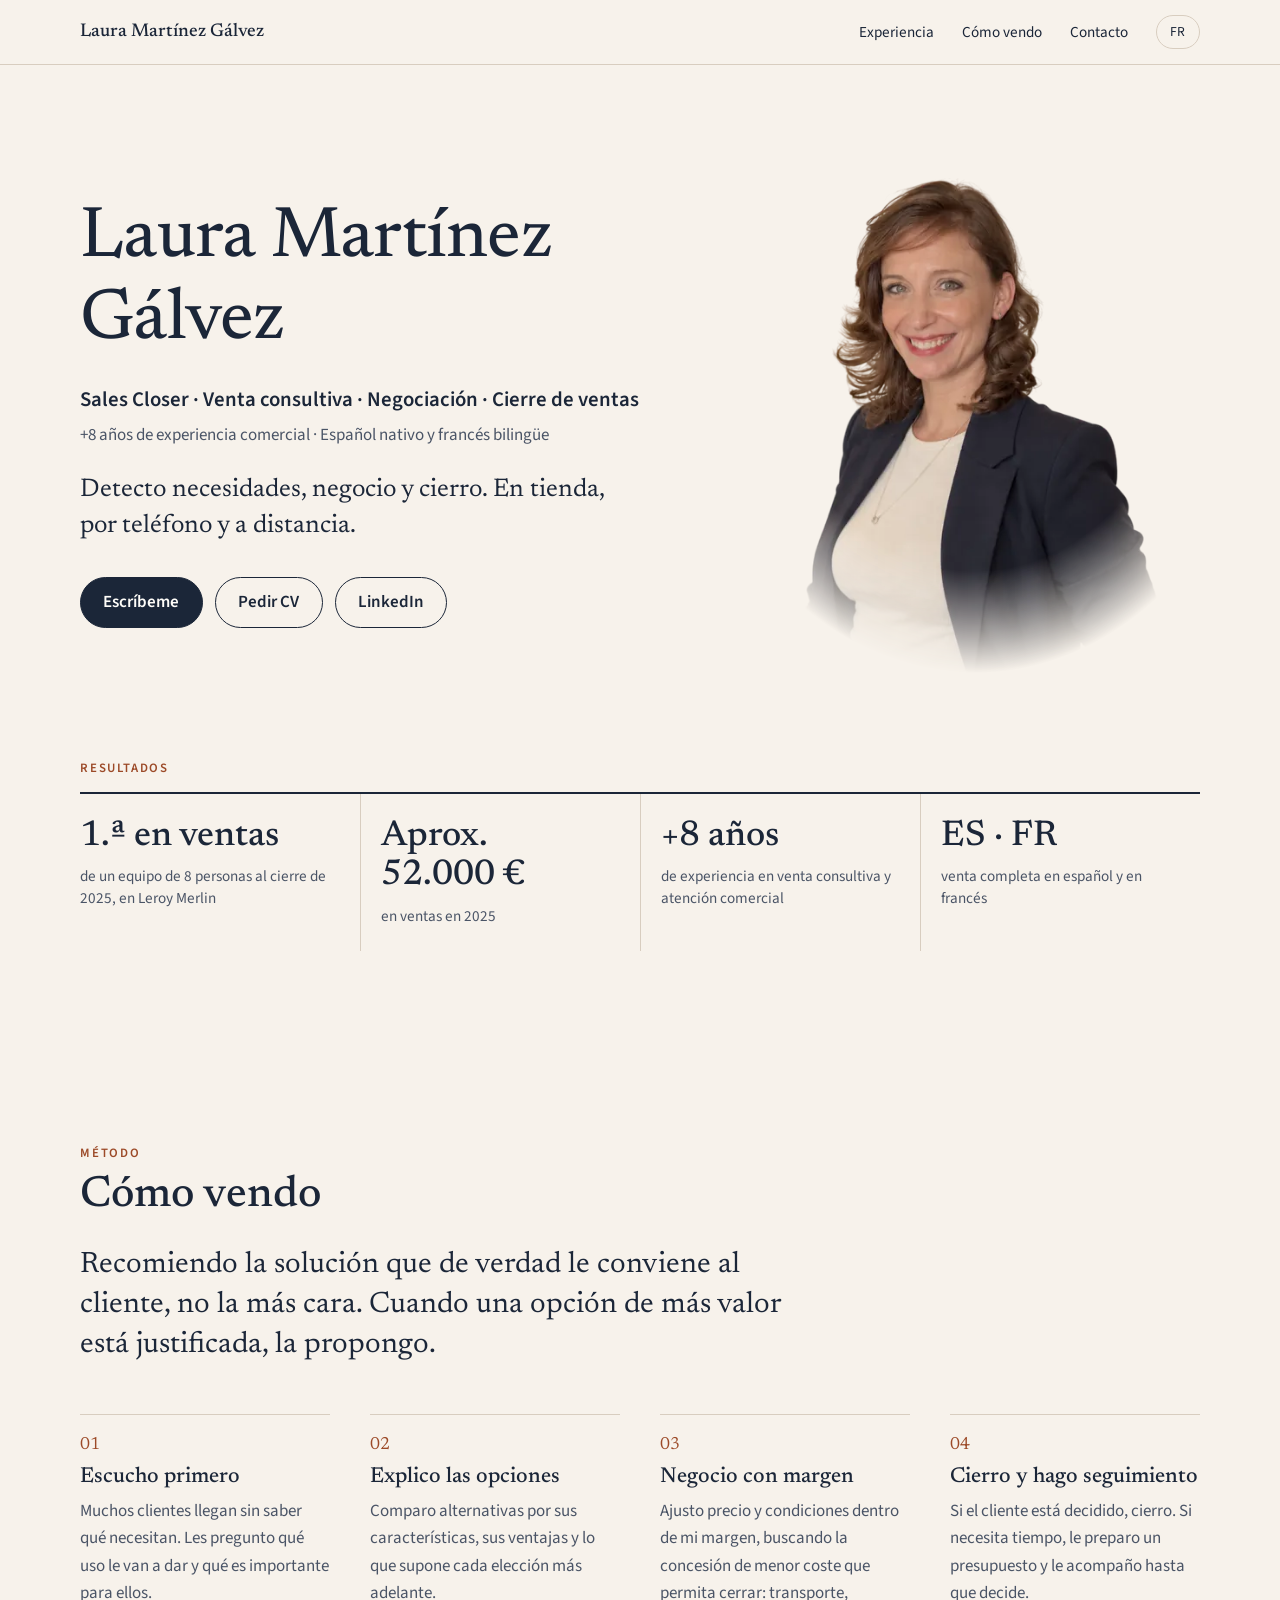
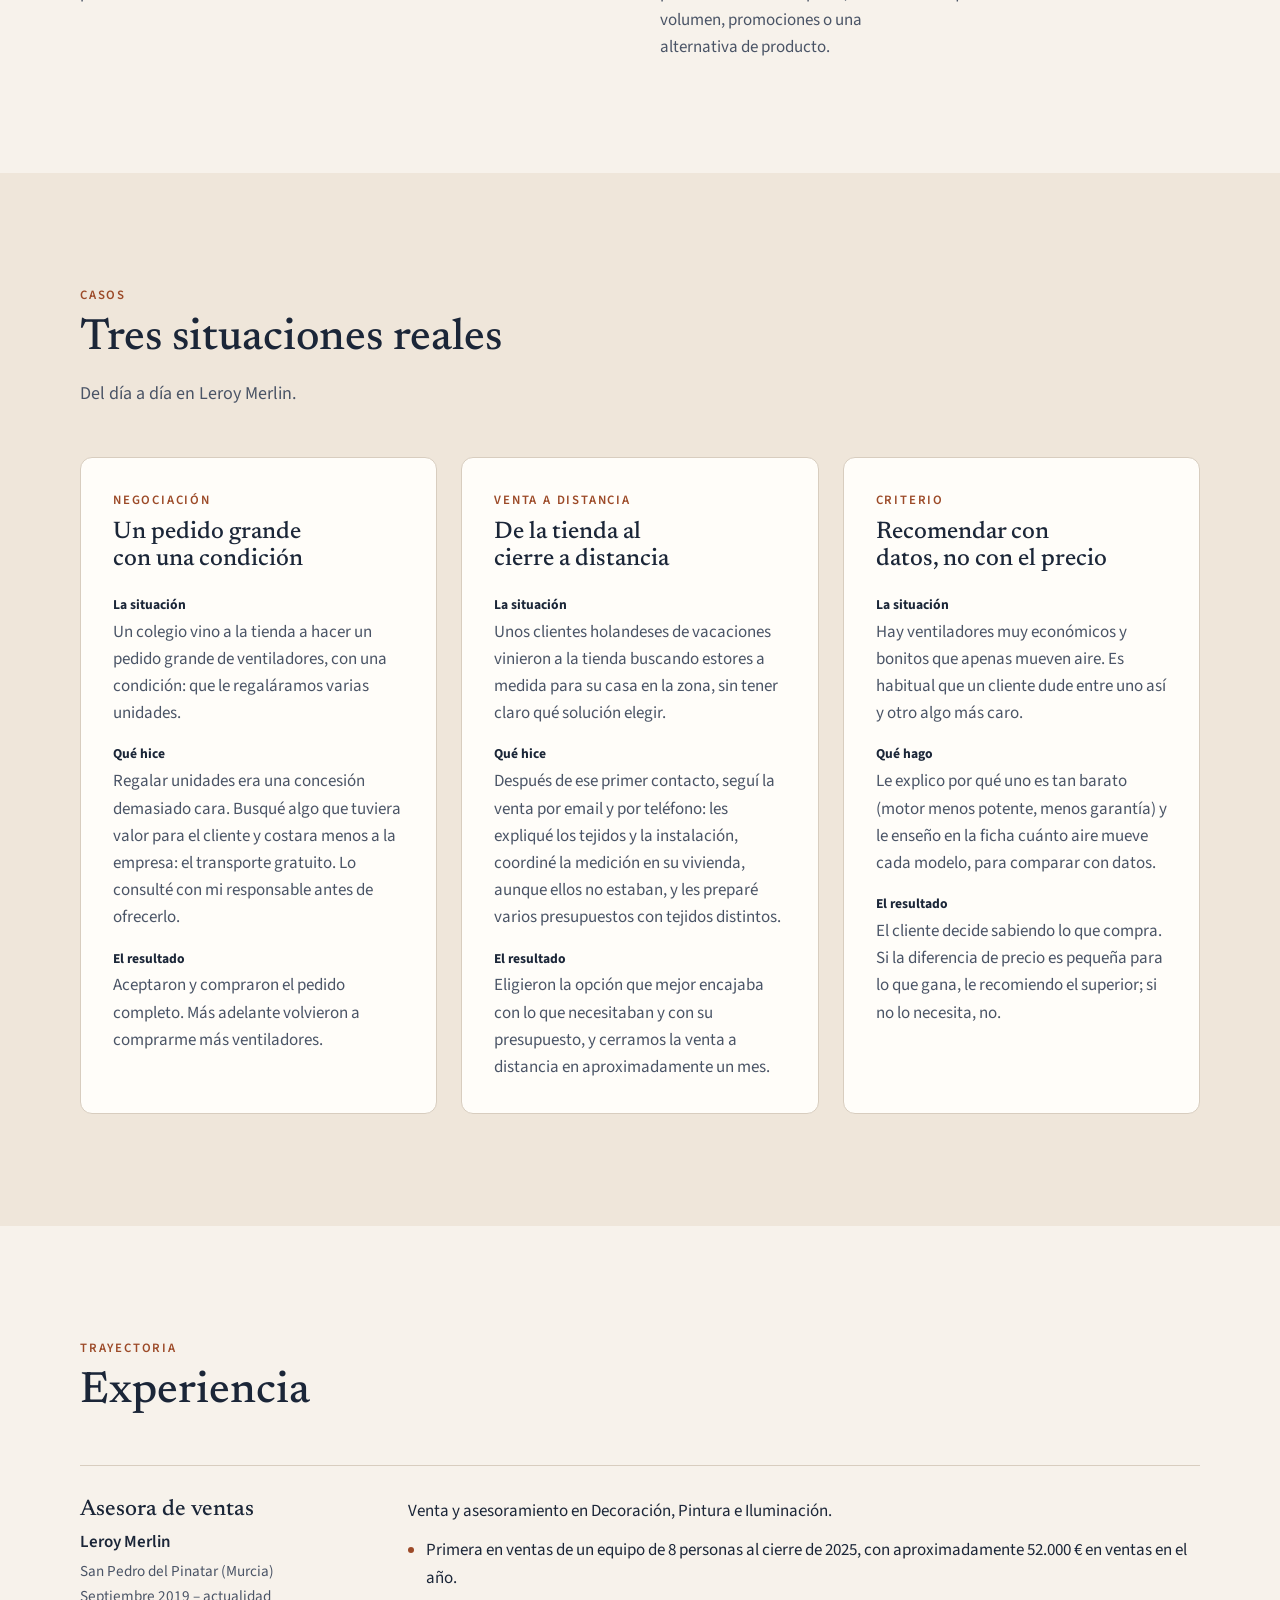
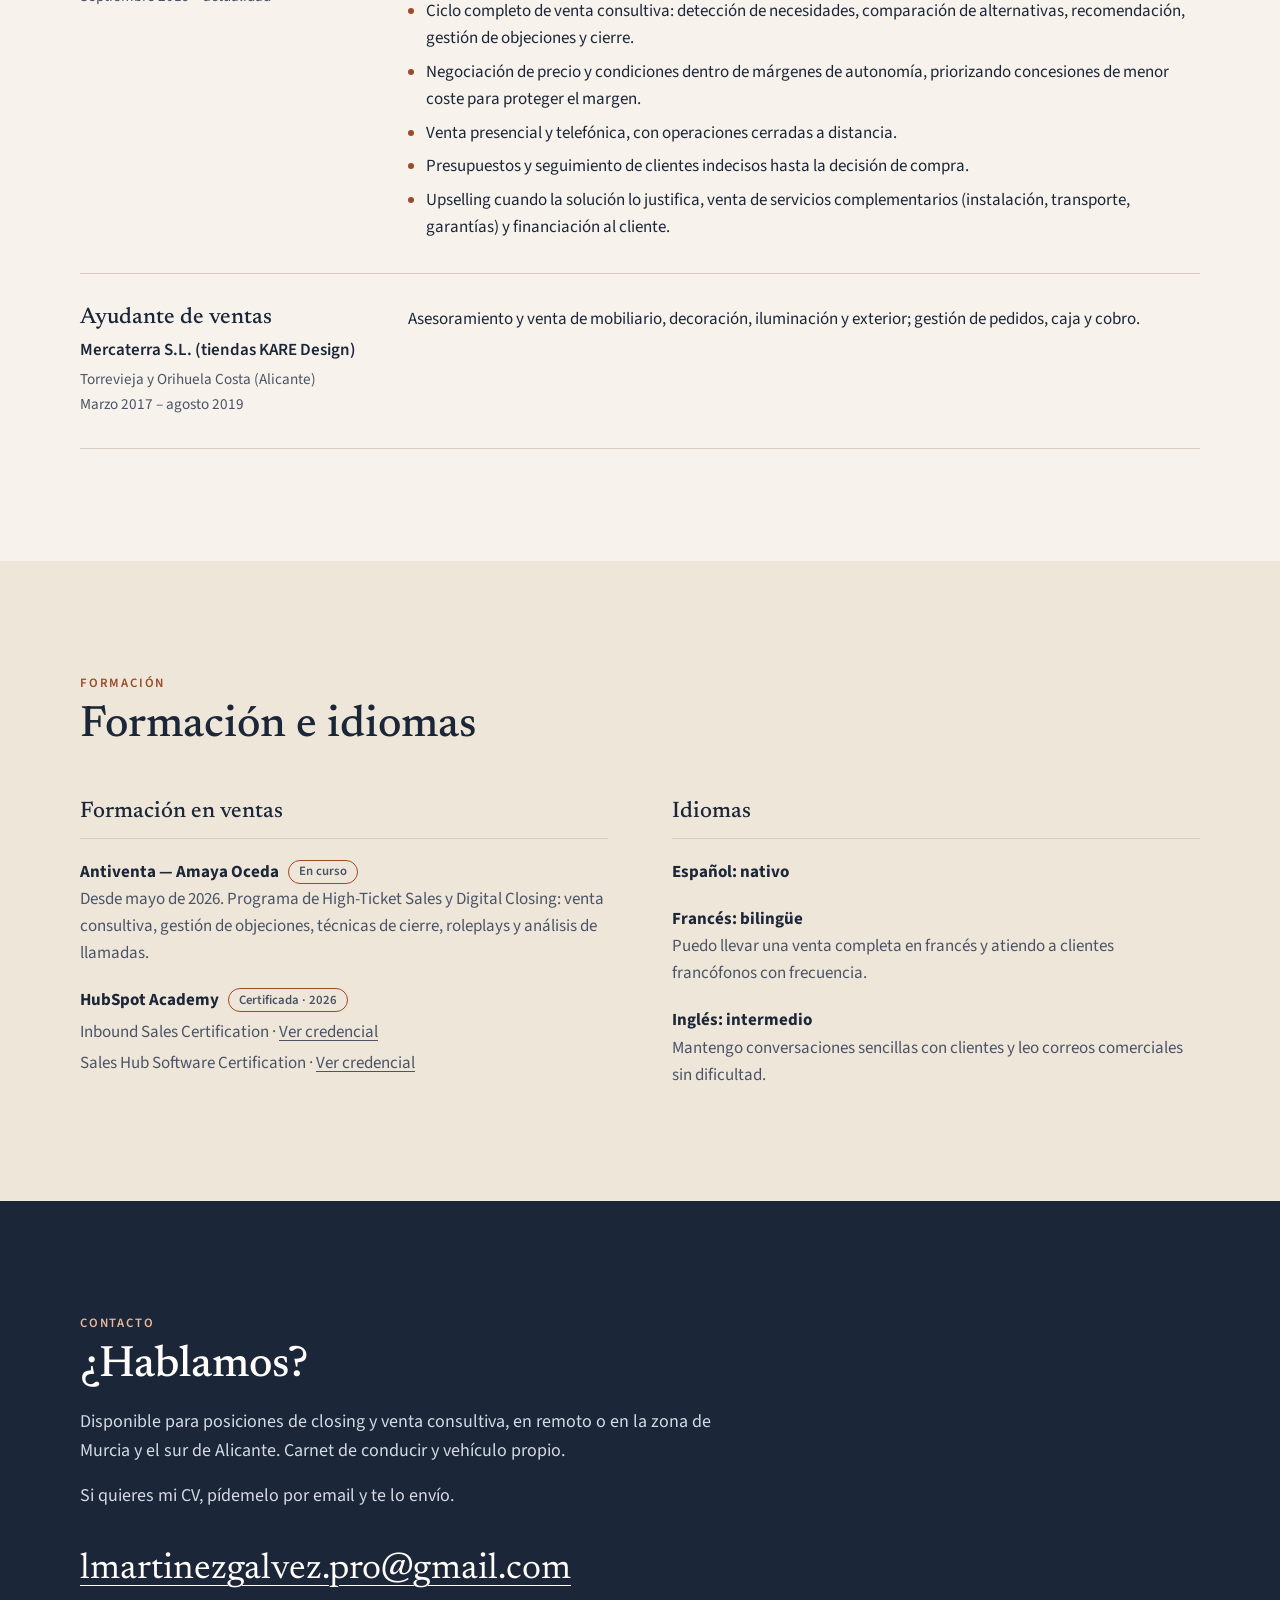
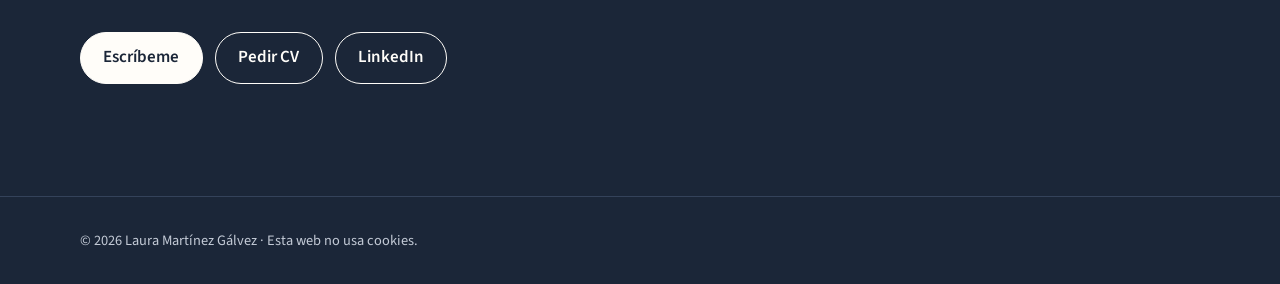
<file: index.html>
<!doctype html>
<html lang="es">
<head>
  <meta charset="utf-8">
  <meta name="viewport" content="width=device-width, initial-scale=1">
  <title>Laura Martínez Gálvez · Sales Closer | Venta consultiva y negociación</title>
  <meta name="description" content="Laura Martínez Gálvez, Sales Closer. Más de 8 años de experiencia comercial en venta consultiva; primera en ventas de su equipo al cierre de 2025. Español y francés.">
  <link rel="canonical" href="https://lauramartinezgalvez.com/">
  <link rel="alternate" hreflang="es" href="https://lauramartinezgalvez.com/">
  <link rel="alternate" hreflang="fr" href="https://lauramartinezgalvez.com/fr/">
  <link rel="alternate" hreflang="x-default" href="https://lauramartinezgalvez.com/">

  <meta property="og:type" content="profile">
  <meta property="og:site_name" content="Laura Martínez Gálvez">
  <meta property="og:title" content="Laura Martínez Gálvez · Sales Closer">
  <meta property="og:description" content="Venta consultiva, negociación y cierre de ventas. +8 años de experiencia comercial. Español nativo y francés bilingüe.">
  <meta property="og:url" content="https://lauramartinezgalvez.com/">
  <meta property="og:image" content="https://lauramartinezgalvez.com/recursos/img/og-es.jpg">
  <meta property="og:image:width" content="1200">
  <meta property="og:image:height" content="630">
  <meta property="og:image:alt" content="Laura Martínez Gálvez, Sales Closer">
  <meta property="og:locale" content="es_ES">
  <meta property="og:locale:alternate" content="fr_FR">
  <meta property="profile:first_name" content="Laura">
  <meta property="profile:last_name" content="Martínez Gálvez">
  <meta name="twitter:card" content="summary_large_image">

  <link rel="icon" href="favicon.ico" sizes="32x32">
  <link rel="icon" href="favicon.svg" type="image/svg+xml">
  <link rel="apple-touch-icon" href="apple-touch-icon.png">
  <meta name="theme-color" content="#f7f2eb">

  <link rel="preload" href="recursos/fuentes/newsreader-latin-wght-normal.woff2" as="font" type="font/woff2" crossorigin>
  <link rel="preload" href="recursos/fuentes/source-sans-3-latin-wght-normal.woff2" as="font" type="font/woff2" crossorigin>
  <link rel="stylesheet" href="recursos/estilos.css">

  <script type="application/ld+json">
  {
    "@context": "https://schema.org",
    "@type": "ProfilePage",
    "url": "https://lauramartinezgalvez.com/",
    "inLanguage": "es",
    "dateModified": "2026-10-03",
    "mainEntity": {
      "@type": "Person",
      "@id": "https://lauramartinezgalvez.com/#laura",
      "name": "Laura Martínez Gálvez",
      "url": "https://lauramartinezgalvez.com/",
      "image": "https://lauramartinezgalvez.com/recursos/img/laura-martinez-galvez-800.png",
      "description": "Sales Closer. Más de 8 años de experiencia comercial en venta consultiva, negociación y cierre de ventas.",
      "email": "mailto:lmartinezgalvez.pro@gmail.com",
      "sameAs": ["https://www.linkedin.com/in/laura-martinez-galvez/"],
      "knowsLanguage": [
        { "@type": "Language", "name": "Español", "alternateName": "es" },
        { "@type": "Language", "name": "Français", "alternateName": "fr" }
      ],
      "knowsAbout": ["Venta consultiva", "Negociación comercial", "Cierre de ventas", "Gestión de objeciones", "Venta telefónica"],
      "address": {
        "@type": "PostalAddress",
        "addressLocality": "San Pedro del Pinatar",
        "addressRegion": "Región de Murcia",
        "addressCountry": "ES"
      }
    }
  }
  </script>
</head>
<body>
  <a class="saltar" href="#contenido">Saltar al contenido</a>

  <header class="cabecera">
    <div class="contenedor">
      <a class="marca" href="./">Laura Martínez Gálvez</a>
      <nav aria-label="Principal">
        <ul class="menu">
          <li class="ancla"><a href="#experiencia">Experiencia</a></li>
          <li class="ancla"><a href="#como-vendo">Cómo vendo</a></li>
          <li><a href="#contacto">Contacto</a></li>
          <li><a class="idioma" href="fr/" hreflang="fr" lang="fr"><abbr title="Version française">FR</abbr></a></li>
        </ul>
      </nav>
    </div>
  </header>

  <main id="contenido">
    <section class="portada" aria-labelledby="nombre">
      <div class="contenedor">
        <div>
          <h1 id="nombre">Laura Martínez Gálvez</h1>
          <p class="posicionamiento"><span lang="en">Sales Closer</span> · Venta consultiva · Negociación · Cierre de ventas</p>
          <p class="trayectoria">+8 años de experiencia comercial · Español nativo y francés bilingüe</p>
          <p class="presentacion">Detecto necesidades, negocio y cierro. En tienda, por teléfono y a distancia.</p>
          <div class="botones">
            <a class="boton boton--principal" href="mailto:lmartinezgalvez.pro@gmail.com">Escríbeme</a>
            <a class="boton boton--secundario" href="mailto:lmartinezgalvez.pro@gmail.com?subject=Solicitud%20de%20CV%20%E2%80%94%20Laura%20Mart%C3%ADnez%20G%C3%A1lvez">Pedir CV</a>
            <a class="boton boton--secundario" href="https://www.linkedin.com/in/laura-martinez-galvez/" rel="me">LinkedIn</a>
          </div>
        </div>
        <figure class="retrato">
          <picture>
            <source type="image/webp" srcset="recursos/img/laura-martinez-galvez-480.webp 480w, recursos/img/laura-martinez-galvez-800.webp 800w" sizes="(min-width: 52rem) 26rem, 20rem">
            <img src="recursos/img/laura-martinez-galvez-800.png" srcset="recursos/img/laura-martinez-galvez-480.png 480w, recursos/img/laura-martinez-galvez-800.png 800w" sizes="(min-width: 52rem) 26rem, 20rem" width="800" height="1000" alt="Retrato de Laura Martínez Gálvez, sonriente, con americana azul marino" fetchpriority="high">
          </picture>
        </figure>
      </div>
    </section>

    <section class="resultados" aria-labelledby="resultados-titulo">
      <div class="contenedor">
        <h2 id="resultados-titulo" class="antetitulo">Resultados</h2>
        <dl class="ficha">
          <div>
            <dt>1.ª en ventas</dt>
            <dd>de un equipo de 8 personas al cierre de 2025, en Leroy Merlin</dd>
          </div>
          <div>
            <dt>Aprox. 52.000&nbsp;€</dt>
            <dd>en ventas en 2025</dd>
          </div>
          <div>
            <dt>+8 años</dt>
            <dd>de experiencia en venta consultiva y atención comercial</dd>
          </div>
          <div>
            <dt>ES · FR</dt>
            <dd>venta completa en español y en francés</dd>
          </div>
        </dl>
      </div>
    </section>

    <section class="seccion" id="como-vendo" aria-labelledby="como-vendo-titulo">
      <div class="contenedor">
        <p class="antetitulo">Método</p>
        <h2 id="como-vendo-titulo">Cómo vendo</h2>
        <p class="filosofia">Recomiendo la solución que de verdad le conviene al cliente, no la más cara. Cuando una opción de más valor está justificada, la propongo.</p>
        <ol class="pasos">
          <li>
            <h3>Escucho primero</h3>
            <p>Muchos clientes llegan sin saber qué necesitan. Les pregunto qué uso le van a dar y qué es importante para ellos.</p>
          </li>
          <li>
            <h3>Explico las opciones</h3>
            <p>Comparo alternativas por sus características, sus ventajas y lo que supone cada elección más adelante.</p>
          </li>
          <li>
            <h3>Negocio con margen</h3>
            <p>Ajusto precio y condiciones dentro de mi margen, buscando la concesión de menor coste que permita cerrar: transporte, volumen, promociones o una alternativa de producto.</p>
          </li>
          <li>
            <h3>Cierro y hago seguimiento</h3>
            <p>Si el cliente está decidido, cierro. Si necesita tiempo, le preparo un presupuesto y le acompaño hasta que decide.</p>
          </li>
        </ol>
      </div>
    </section>

    <section class="seccion seccion--arena" id="situaciones" aria-labelledby="situaciones-titulo">
      <div class="contenedor">
        <p class="antetitulo">Casos</p>
        <h2 id="situaciones-titulo">Tres situaciones reales</h2>
        <p class="entradilla">Del día a día en Leroy Merlin.</p>
        <div class="situaciones">
          <article class="situacion">
            <p class="antetitulo">Negociación</p>
            <h3>Un pedido grande con una condición</h3>
            <dl>
              <dt>La situación</dt>
              <dd>Un colegio vino a la tienda a hacer un pedido grande de ventiladores, con una condición: que le regaláramos varias unidades.</dd>
              <dt>Qué hice</dt>
              <dd>Regalar unidades era una concesión demasiado cara. Busqué algo que tuviera valor para el cliente y costara menos a la empresa: el transporte gratuito. Lo consulté con mi responsable antes de ofrecerlo.</dd>
              <dt>El resultado</dt>
              <dd>Aceptaron y compraron el pedido completo. Más adelante volvieron a comprarme más ventiladores.</dd>
            </dl>
          </article>
          <article class="situacion">
            <p class="antetitulo">Venta a distancia</p>
            <h3>De la tienda al cierre a distancia</h3>
            <dl>
              <dt>La situación</dt>
              <dd>Unos clientes holandeses de vacaciones vinieron a la tienda buscando estores a medida para su casa en la zona, sin tener claro qué solución elegir.</dd>
              <dt>Qué hice</dt>
              <dd>Después de ese primer contacto, seguí la venta por email y por teléfono: les expliqué los tejidos y la instalación, coordiné la medición en su vivienda, aunque ellos no estaban, y les preparé varios presupuestos con tejidos distintos.</dd>
              <dt>El resultado</dt>
              <dd>Eligieron la opción que mejor encajaba con lo que necesitaban y con su presupuesto, y cerramos la venta a distancia en aproximadamente un mes.</dd>
            </dl>
          </article>
          <article class="situacion">
            <p class="antetitulo">Criterio</p>
            <h3>Recomendar con datos, no con el precio</h3>
            <dl>
              <dt>La situación</dt>
              <dd>Hay ventiladores muy económicos y bonitos que apenas mueven aire. Es habitual que un cliente dude entre uno así y otro algo más caro.</dd>
              <dt>Qué hago</dt>
              <dd>Le explico por qué uno es tan barato (motor menos potente, menos garantía) y le enseño en la ficha cuánto aire mueve cada modelo, para comparar con datos.</dd>
              <dt>El resultado</dt>
              <dd>El cliente decide sabiendo lo que compra. Si la diferencia de precio es pequeña para lo que gana, le recomiendo el superior; si no lo necesita, no.</dd>
            </dl>
          </article>
        </div>
      </div>
    </section>

    <section class="seccion" id="experiencia" aria-labelledby="experiencia-titulo">
      <div class="contenedor">
        <p class="antetitulo">Trayectoria</p>
        <h2 id="experiencia-titulo">Experiencia</h2>
        <div class="puestos">
          <article class="puesto">
            <div>
              <h3>Asesora de ventas</h3>
              <p class="empresa">Leroy Merlin</p>
              <p class="fechas">San Pedro del Pinatar (Murcia)<br>Septiembre 2019 – actualidad</p>
            </div>
            <div>
              <p>Venta y asesoramiento en Decoración, Pintura e Iluminación.</p>
              <ul>
                <li>Primera en ventas de un equipo de 8 personas al cierre de 2025, con aproximadamente 52.000&nbsp;€ en ventas en el año.</li>
                <li>Ciclo completo de venta consultiva: detección de necesidades, comparación de alternativas, recomendación, gestión de objeciones y cierre.</li>
                <li>Negociación de precio y condiciones dentro de márgenes de autonomía, priorizando concesiones de menor coste para proteger el margen.</li>
                <li>Venta presencial y telefónica, con operaciones cerradas a distancia.</li>
                <li>Presupuestos y seguimiento de clientes indecisos hasta la decisión de compra.</li>
                <li><span lang="en">Upselling</span> cuando la solución lo justifica, venta de servicios complementarios (instalación, transporte, garantías) y financiación al cliente.</li>
              </ul>
            </div>
          </article>
          <article class="puesto">
            <div>
              <h3>Ayudante de ventas</h3>
              <p class="empresa">Mercaterra S.L. (tiendas KARE Design)</p>
              <p class="fechas">Torrevieja y Orihuela Costa (Alicante)<br>Marzo 2017 – agosto 2019</p>
            </div>
            <div>
              <p>Asesoramiento y venta de mobiliario, decoración, iluminación y exterior; gestión de pedidos, caja y cobro.</p>
            </div>
          </article>
        </div>
      </div>
    </section>

    <section class="seccion seccion--arena" id="formacion" aria-labelledby="formacion-titulo">
      <div class="contenedor">
        <p class="antetitulo">Formación</p>
        <h2 id="formacion-titulo">Formación e idiomas</h2>
        <div class="dos-columnas">
          <div>
            <h3>Formación en ventas</h3>
            <ul class="lista-simple">
              <li>
                <strong>Antiventa — Amaya Oceda <span class="estado">En curso</span></strong>
                <span>Desde mayo de 2026. Programa de <span lang="en">High-Ticket Sales</span> y <span lang="en">Digital Closing</span>: venta consultiva, gestión de objeciones, técnicas de cierre, <span lang="en">roleplays</span> y análisis de llamadas.</span>
              </li>
              <li>
                <strong>HubSpot Academy <span class="estado">Certificada · 2026</span></strong>
                <span class="credencial"><span lang="en">Inbound Sales Certification</span> · <a href="https://app-eu1.hubspot.com/academy/achievements/x54l22p7/es/1/laura-martinez-galvez/certificado-en-ventas-inbound">Ver credencial<span class="oculto"> de Inbound Sales Certification</span></a></span>
                <span class="credencial"><span lang="en">Sales Hub Software Certification</span> · <a href="https://app-eu1.hubspot.com/academy/achievements/pmx66k31/es/1/laura-martinez-galvez/software-de-ventas-de-hubspot">Ver credencial<span class="oculto"> de Sales Hub Software Certification</span></a></span>
              </li>
            </ul>
          </div>
          <div>
            <h3>Idiomas</h3>
            <ul class="lista-simple">
              <li>
                <strong>Español: nativo</strong>
              </li>
              <li>
                <strong>Francés: bilingüe</strong>
                <span>Puedo llevar una venta completa en francés y atiendo a clientes francófonos con frecuencia.</span>
              </li>
              <li>
                <strong>Inglés: intermedio</strong>
                <span>Mantengo conversaciones sencillas con clientes y leo correos comerciales sin dificultad.</span>
              </li>
            </ul>
          </div>
        </div>
      </div>
    </section>

    <section class="seccion contacto" id="contacto" aria-labelledby="contacto-titulo">
      <div class="contenedor">
        <p class="antetitulo">Contacto</p>
        <h2 id="contacto-titulo">¿Hablamos?</h2>
        <p class="entradilla">Disponible para posiciones de closing y venta consultiva, en remoto o en la zona de Murcia y el sur de Alicante. Carnet de conducir y vehículo propio.</p>
        <p class="entradilla">Si quieres mi CV, pídemelo por email y te lo envío.</p>
        <a class="email" href="mailto:lmartinezgalvez.pro@gmail.com">lmartinezgalvez.pro@gmail.com</a>
        <div class="botones">
          <a class="boton boton--claro" href="mailto:lmartinezgalvez.pro@gmail.com">Escríbeme</a>
          <a class="boton boton--borde-claro" href="mailto:lmartinezgalvez.pro@gmail.com?subject=Solicitud%20de%20CV%20%E2%80%94%20Laura%20Mart%C3%ADnez%20G%C3%A1lvez">Pedir CV</a>
          <a class="boton boton--borde-claro" href="https://www.linkedin.com/in/laura-martinez-galvez/" rel="me">LinkedIn</a>
        </div>
      </div>
    </section>
  </main>

  <footer class="pie">
    <div class="contenedor">
      <p>© 2026 Laura Martínez Gálvez · Esta web no usa cookies.</p>
    </div>
  </footer>
</body>
</html>
</file>
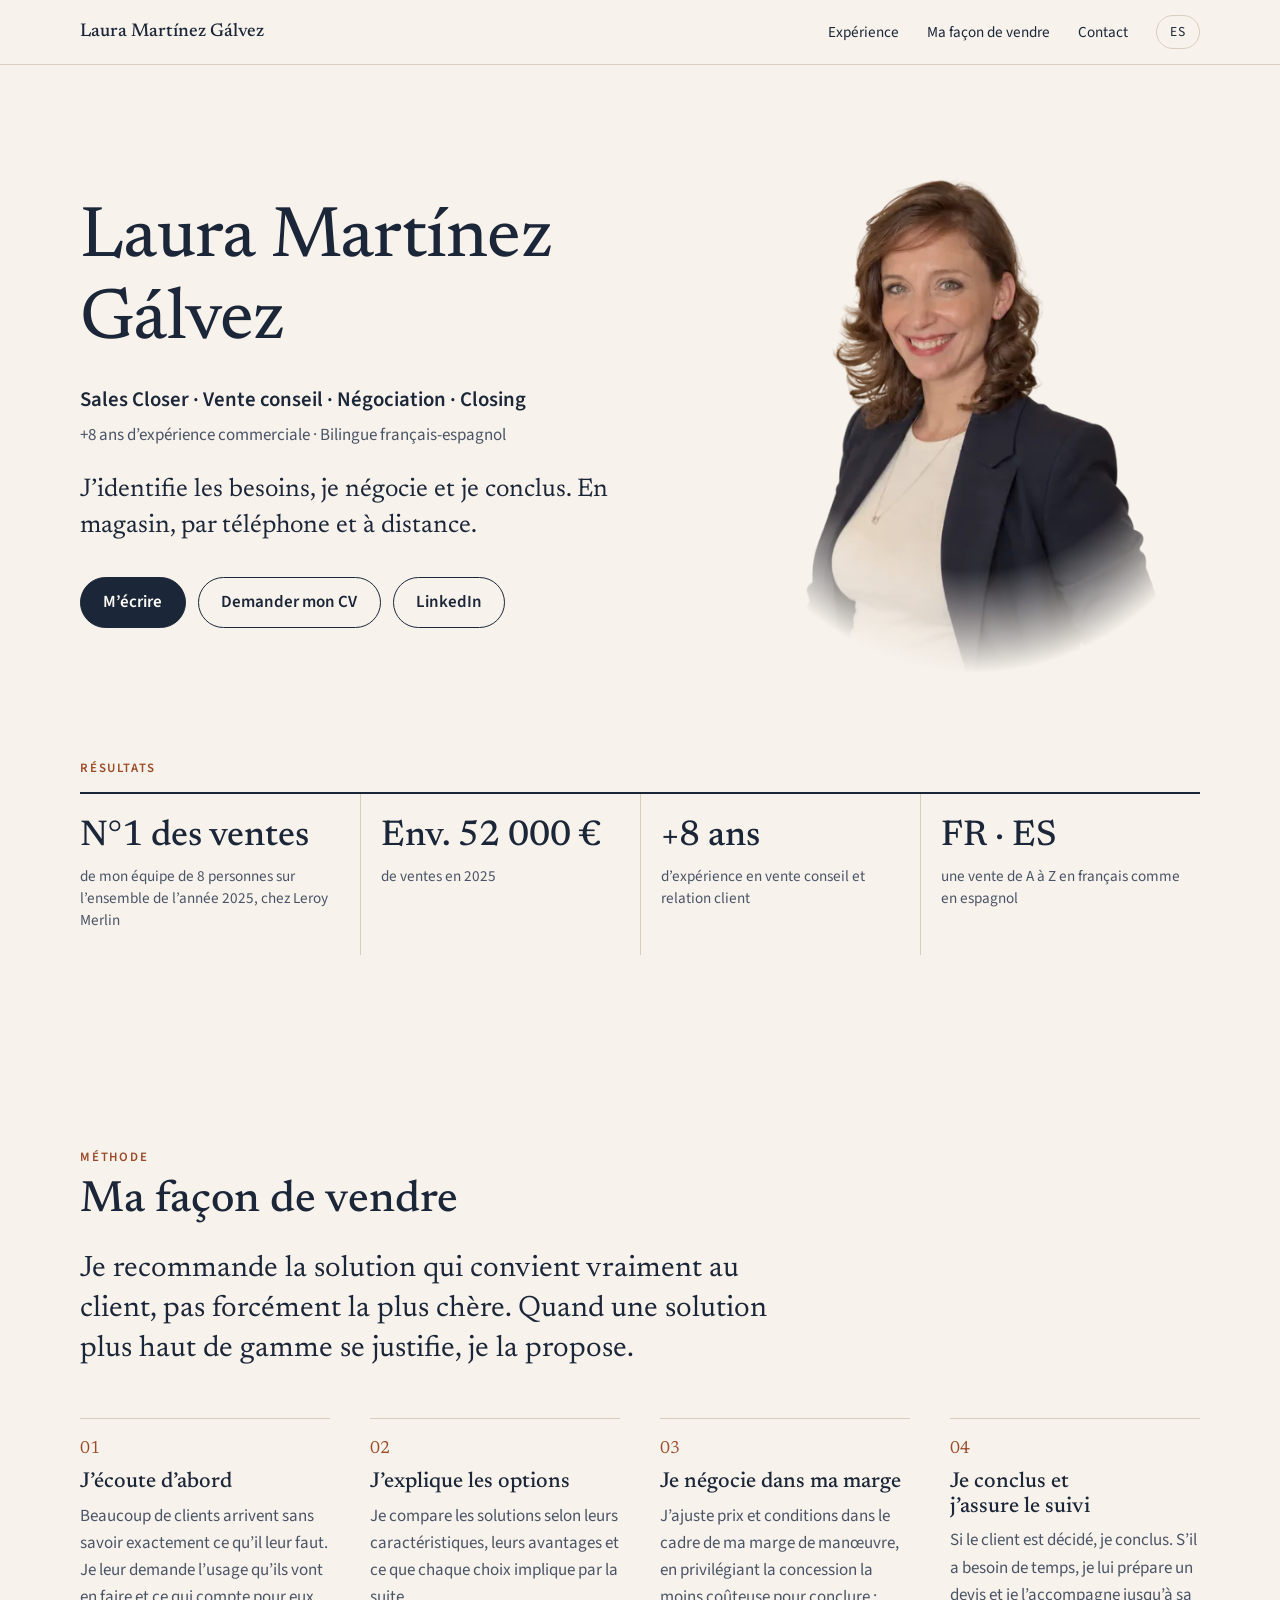
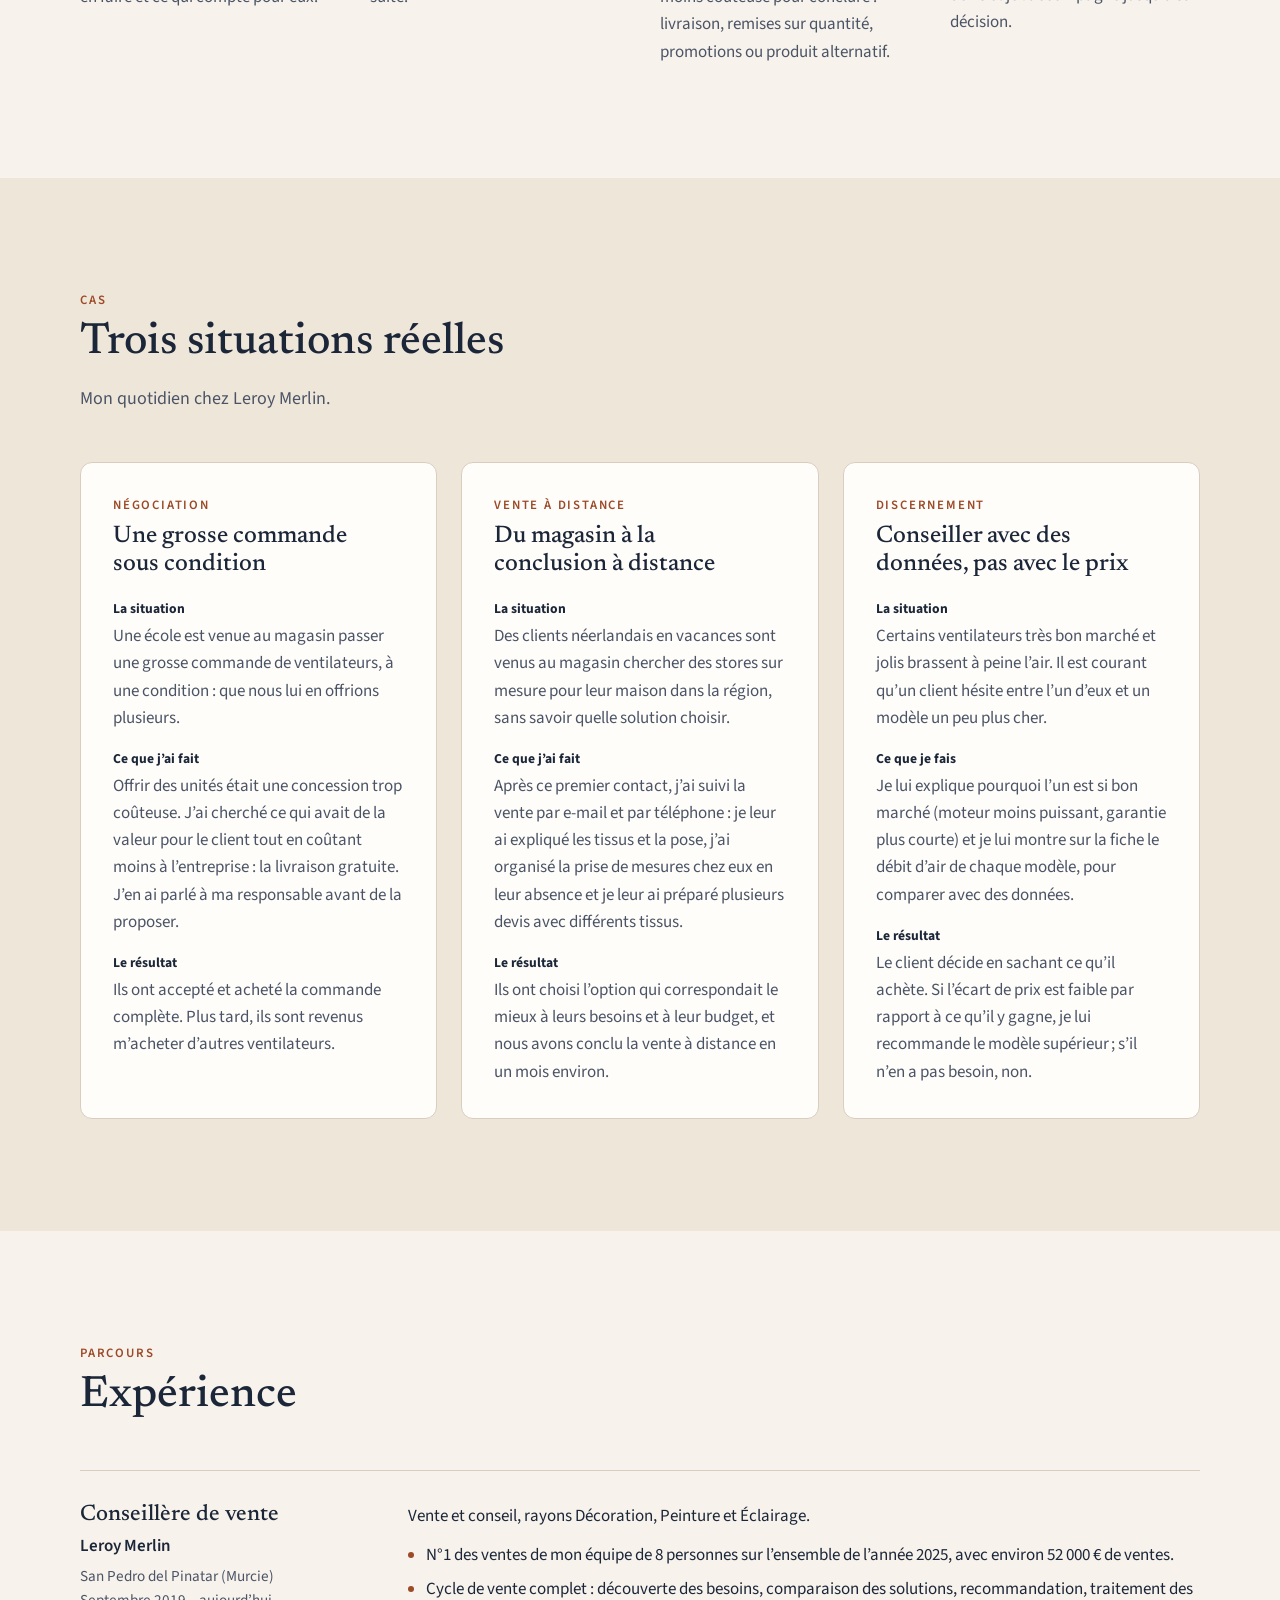
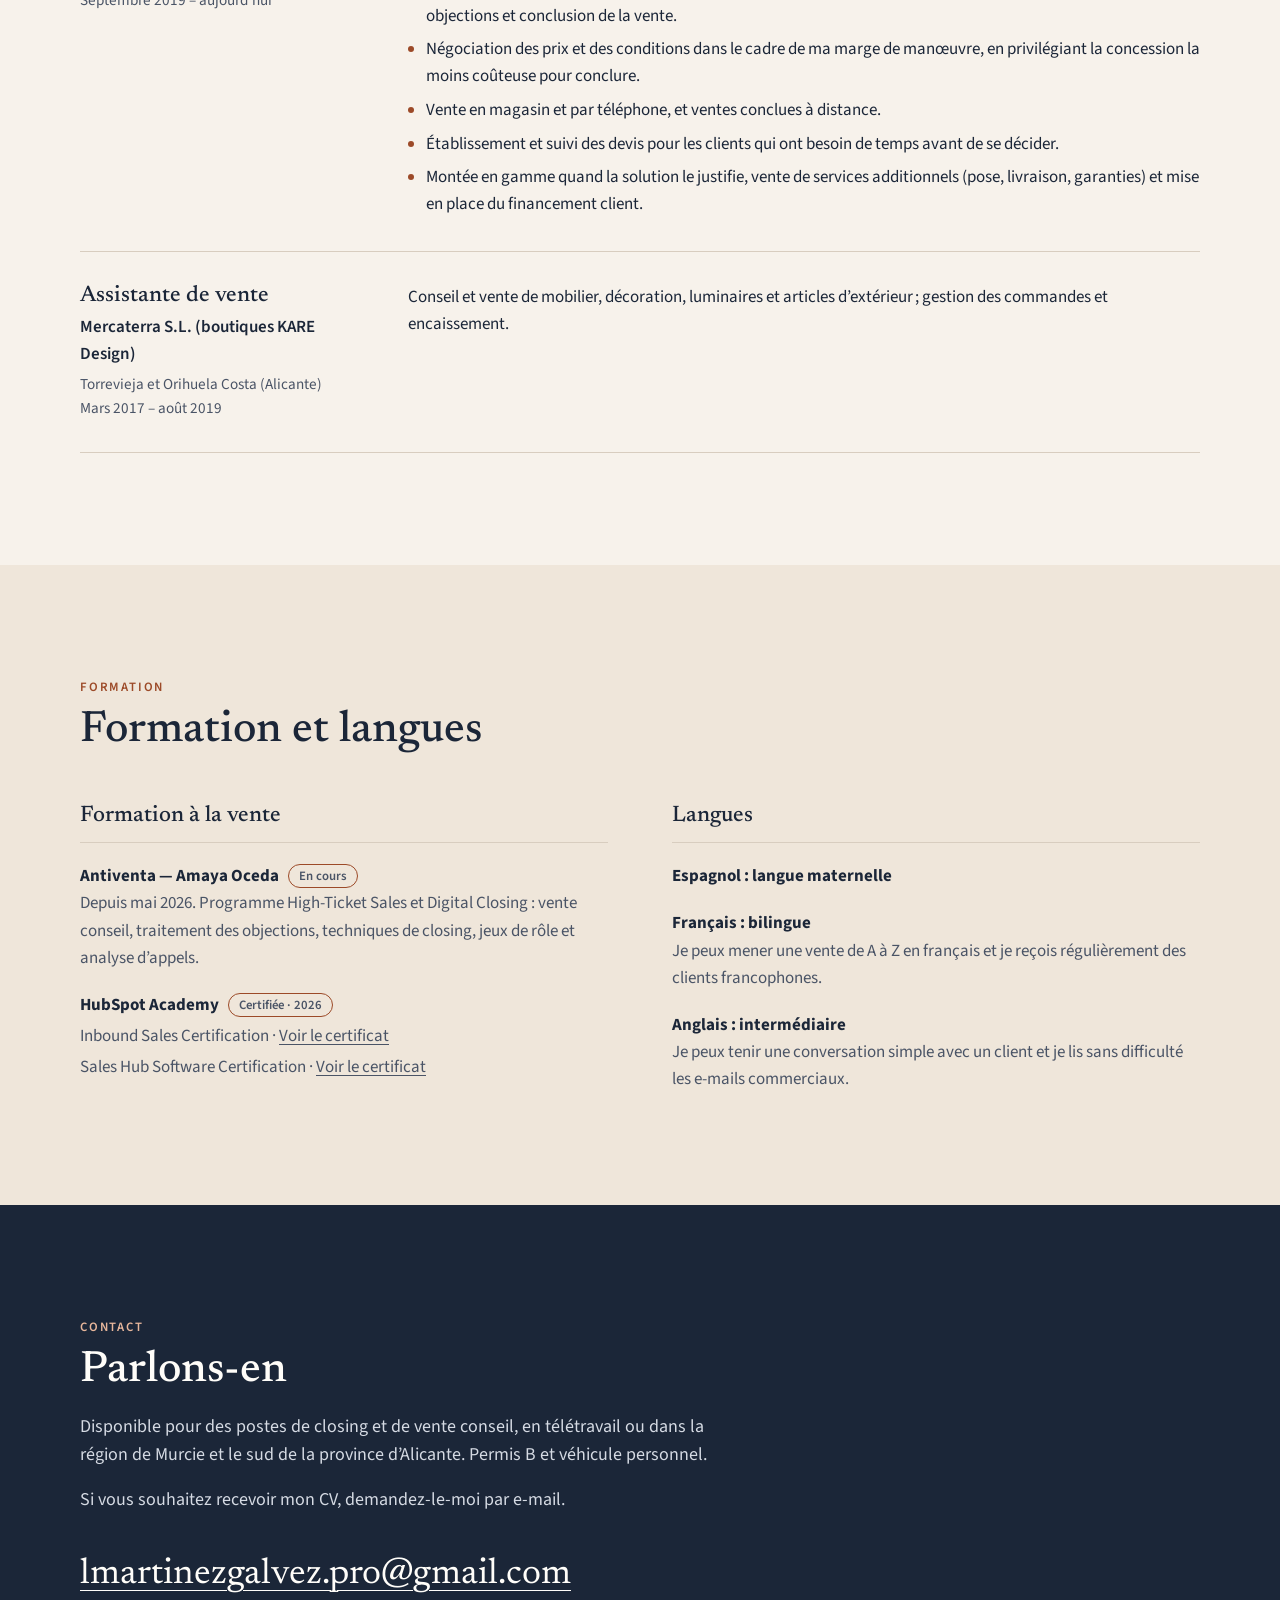
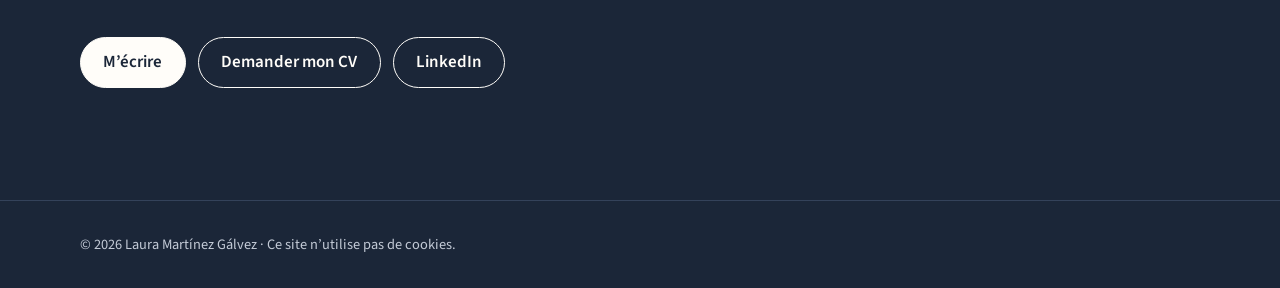
<file: fr/index.html>
<!doctype html>
<html lang="fr">
<head>
  <meta charset="utf-8">
  <meta name="viewport" content="width=device-width, initial-scale=1">
  <title>Laura Martínez Gálvez · Sales Closer | Vente conseil et négociation</title>
  <meta name="description" content="Laura Martínez Gálvez, Sales Closer. Plus de 8 ans d’expérience commerciale en vente conseil ; n°1 des ventes de son équipe sur l’année 2025. Français et espagnol.">
  <link rel="canonical" href="https://lauramartinezgalvez.com/fr/">
  <link rel="alternate" hreflang="es" href="https://lauramartinezgalvez.com/">
  <link rel="alternate" hreflang="fr" href="https://lauramartinezgalvez.com/fr/">
  <link rel="alternate" hreflang="x-default" href="https://lauramartinezgalvez.com/">

  <meta property="og:type" content="profile">
  <meta property="og:site_name" content="Laura Martínez Gálvez">
  <meta property="og:title" content="Laura Martínez Gálvez · Sales Closer">
  <meta property="og:description" content="Vente conseil, négociation et closing. +8 ans d’expérience commerciale. Bilingue français-espagnol.">
  <meta property="og:url" content="https://lauramartinezgalvez.com/fr/">
  <meta property="og:image" content="https://lauramartinezgalvez.com/recursos/img/og-fr.jpg">
  <meta property="og:image:width" content="1200">
  <meta property="og:image:height" content="630">
  <meta property="og:image:alt" content="Laura Martínez Gálvez, Sales Closer">
  <meta property="og:locale" content="fr_FR">
  <meta property="og:locale:alternate" content="es_ES">
  <meta property="profile:first_name" content="Laura">
  <meta property="profile:last_name" content="Martínez Gálvez">
  <meta name="twitter:card" content="summary_large_image">

  <link rel="icon" href="../favicon.ico" sizes="32x32">
  <link rel="icon" href="../favicon.svg" type="image/svg+xml">
  <link rel="apple-touch-icon" href="../apple-touch-icon.png">
  <meta name="theme-color" content="#f7f2eb">

  <link rel="preload" href="../recursos/fuentes/newsreader-latin-wght-normal.woff2" as="font" type="font/woff2" crossorigin>
  <link rel="preload" href="../recursos/fuentes/source-sans-3-latin-wght-normal.woff2" as="font" type="font/woff2" crossorigin>
  <link rel="stylesheet" href="../recursos/estilos.css">

  <script type="application/ld+json">
  {
    "@context": "https://schema.org",
    "@type": "ProfilePage",
    "url": "https://lauramartinezgalvez.com/fr/",
    "inLanguage": "fr",
    "dateModified": "2026-10-03",
    "mainEntity": {
      "@type": "Person",
      "@id": "https://lauramartinezgalvez.com/#laura",
      "name": "Laura Martínez Gálvez",
      "url": "https://lauramartinezgalvez.com/fr/",
      "image": "https://lauramartinezgalvez.com/recursos/img/laura-martinez-galvez-800.png",
      "description": "Sales Closer. Plus de 8 ans d’expérience commerciale en vente conseil, négociation et closing.",
      "email": "mailto:lmartinezgalvez.pro@gmail.com",
      "sameAs": ["https://www.linkedin.com/in/laura-martinez-galvez/"],
      "knowsLanguage": [
        { "@type": "Language", "name": "Español", "alternateName": "es" },
        { "@type": "Language", "name": "Français", "alternateName": "fr" }
      ],
      "knowsAbout": ["Vente conseil", "Négociation commerciale", "Closing", "Traitement des objections", "Vente par téléphone"],
      "address": {
        "@type": "PostalAddress",
        "addressLocality": "San Pedro del Pinatar",
        "addressRegion": "Región de Murcia",
        "addressCountry": "ES"
      }
    }
  }
  </script>
</head>
<body>
  <a class="saltar" href="#contenu">Aller au contenu</a>

  <header class="cabecera">
    <div class="contenedor">
      <a class="marca" href="./">Laura Martínez Gálvez</a>
      <nav aria-label="Principale">
        <ul class="menu">
          <li class="ancla"><a href="#experience">Expérience</a></li>
          <li class="ancla"><a href="#ma-facon-de-vendre">Ma façon de vendre</a></li>
          <li><a href="#contact">Contact</a></li>
          <li><a class="idioma" href="../" hreflang="es" lang="es"><abbr title="Versión en español">ES</abbr></a></li>
        </ul>
      </nav>
    </div>
  </header>

  <main id="contenu">
    <section class="portada" aria-labelledby="nom">
      <div class="contenedor">
        <div>
          <h1 id="nom">Laura Martínez Gálvez</h1>
          <p class="posicionamiento"><span lang="en">Sales Closer</span> · Vente conseil · Négociation · <span lang="en">Closing</span></p>
          <p class="trayectoria">+8 ans d’expérience commerciale · Bilingue français-espagnol</p>
          <p class="presentacion">J’identifie les besoins, je négocie et je conclus. En magasin, par téléphone et à distance.</p>
          <div class="botones">
            <a class="boton boton--principal" href="mailto:lmartinezgalvez.pro@gmail.com">M’écrire</a>
            <a class="boton boton--secundario" href="mailto:lmartinezgalvez.pro@gmail.com?subject=Demande%20de%20CV%20%E2%80%94%20Laura%20Mart%C3%ADnez%20G%C3%A1lvez">Demander mon CV</a>
            <a class="boton boton--secundario" href="https://www.linkedin.com/in/laura-martinez-galvez/" rel="me">LinkedIn</a>
          </div>
        </div>
        <figure class="retrato">
          <picture>
            <source type="image/webp" srcset="../recursos/img/laura-martinez-galvez-480.webp 480w, ../recursos/img/laura-martinez-galvez-800.webp 800w" sizes="(min-width: 52rem) 26rem, 20rem">
            <img src="../recursos/img/laura-martinez-galvez-800.png" srcset="../recursos/img/laura-martinez-galvez-480.png 480w, ../recursos/img/laura-martinez-galvez-800.png 800w" sizes="(min-width: 52rem) 26rem, 20rem" width="800" height="1000" alt="Portrait de Laura Martínez Gálvez, souriante, en veste bleu marine" fetchpriority="high">
          </picture>
        </figure>
      </div>
    </section>

    <section class="resultados" aria-labelledby="resultats-titre">
      <div class="contenedor">
        <h2 id="resultats-titre" class="antetitulo">Résultats</h2>
        <dl class="ficha">
          <div>
            <dt>N°1 des ventes</dt>
            <dd>de mon équipe de 8 personnes sur l’ensemble de l’année 2025, chez Leroy Merlin</dd>
          </div>
          <div>
            <dt>Env. 52&nbsp;000&nbsp;€</dt>
            <dd>de ventes en 2025</dd>
          </div>
          <div>
            <dt>+8 ans</dt>
            <dd>d’expérience en vente conseil et relation client</dd>
          </div>
          <div>
            <dt>FR · ES</dt>
            <dd>une vente de A à Z en français comme en espagnol</dd>
          </div>
        </dl>
      </div>
    </section>

    <section class="seccion" id="ma-facon-de-vendre" aria-labelledby="facon-titre">
      <div class="contenedor">
        <p class="antetitulo">Méthode</p>
        <h2 id="facon-titre">Ma façon de vendre</h2>
        <p class="filosofia">Je recommande la solution qui convient vraiment au client, pas forcément la plus chère. Quand une solution plus haut de gamme se justifie, je la propose.</p>
        <ol class="pasos">
          <li>
            <h3>J’écoute d’abord</h3>
            <p>Beaucoup de clients arrivent sans savoir exactement ce qu’il leur faut. Je leur demande l’usage qu’ils vont en faire et ce qui compte pour eux.</p>
          </li>
          <li>
            <h3>J’explique les options</h3>
            <p>Je compare les solutions selon leurs caractéristiques, leurs avantages et ce que chaque choix implique par la suite.</p>
          </li>
          <li>
            <h3>Je négocie dans ma marge</h3>
            <p>J’ajuste prix et conditions dans le cadre de ma marge de manœuvre, en privilégiant la concession la moins coûteuse pour conclure&nbsp;: livraison, remises sur quantité, promotions ou produit alternatif.</p>
          </li>
          <li>
            <h3>Je conclus et j’assure le suivi</h3>
            <p>Si le client est décidé, je conclus. S’il a besoin de temps, je lui prépare un devis et je l’accompagne jusqu’à sa décision.</p>
          </li>
        </ol>
      </div>
    </section>

    <section class="seccion seccion--arena" id="situations" aria-labelledby="situations-titre">
      <div class="contenedor">
        <p class="antetitulo">Cas</p>
        <h2 id="situations-titre">Trois situations réelles</h2>
        <p class="entradilla">Mon quotidien chez Leroy Merlin.</p>
        <div class="situaciones">
          <article class="situacion">
            <p class="antetitulo">Négociation</p>
            <h3>Une grosse commande sous condition</h3>
            <dl>
              <dt>La situation</dt>
              <dd>Une école est venue au magasin passer une grosse commande de ventilateurs, à une condition&nbsp;: que nous lui en offrions plusieurs.</dd>
              <dt>Ce que j’ai fait</dt>
              <dd>Offrir des unités était une concession trop coûteuse. J’ai cherché ce qui avait de la valeur pour le client tout en coûtant moins à l’entreprise&nbsp;: la livraison gratuite. J’en ai parlé à ma responsable avant de la proposer.</dd>
              <dt>Le résultat</dt>
              <dd>Ils ont accepté et acheté la commande complète. Plus tard, ils sont revenus m’acheter d’autres ventilateurs.</dd>
            </dl>
          </article>
          <article class="situacion">
            <p class="antetitulo">Vente à distance</p>
            <h3>Du magasin à la conclusion à distance</h3>
            <dl>
              <dt>La situation</dt>
              <dd>Des clients néerlandais en vacances sont venus au magasin chercher des stores sur mesure pour leur maison dans la région, sans savoir quelle solution choisir.</dd>
              <dt>Ce que j’ai fait</dt>
              <dd>Après ce premier contact, j’ai suivi la vente par e-mail et par téléphone&nbsp;: je leur ai expliqué les tissus et la pose, j’ai organisé la prise de mesures chez eux en leur absence et je leur ai préparé plusieurs devis avec différents tissus.</dd>
              <dt>Le résultat</dt>
              <dd>Ils ont choisi l’option qui correspondait le mieux à leurs besoins et à leur budget, et nous avons conclu la vente à distance en un mois environ.</dd>
            </dl>
          </article>
          <article class="situacion">
            <p class="antetitulo">Discernement</p>
            <h3>Conseiller avec des données, pas avec le prix</h3>
            <dl>
              <dt>La situation</dt>
              <dd>Certains ventilateurs très bon marché et jolis brassent à peine l’air. Il est courant qu’un client hésite entre l’un d’eux et un modèle un peu plus cher.</dd>
              <dt>Ce que je fais</dt>
              <dd>Je lui explique pourquoi l’un est si bon marché (moteur moins puissant, garantie plus courte) et je lui montre sur la fiche le débit d’air de chaque modèle, pour comparer avec des données.</dd>
              <dt>Le résultat</dt>
              <dd>Le client décide en sachant ce qu’il achète. Si l’écart de prix est faible par rapport à ce qu’il y gagne, je lui recommande le modèle supérieur&#8239;; s’il n’en a pas besoin, non.</dd>
            </dl>
          </article>
        </div>
      </div>
    </section>

    <section class="seccion" id="experience" aria-labelledby="experience-titre">
      <div class="contenedor">
        <p class="antetitulo">Parcours</p>
        <h2 id="experience-titre">Expérience</h2>
        <div class="puestos">
          <article class="puesto">
            <div>
              <h3>Conseillère de vente</h3>
              <p class="empresa">Leroy Merlin</p>
              <p class="fechas">San Pedro del Pinatar (Murcie)<br>Septembre 2019 – aujourd’hui</p>
            </div>
            <div>
              <p>Vente et conseil, rayons Décoration, Peinture et Éclairage.</p>
              <ul>
                <li>N°1 des ventes de mon équipe de 8 personnes sur l’ensemble de l’année 2025, avec environ 52&nbsp;000&nbsp;€ de ventes.</li>
                <li>Cycle de vente complet&nbsp;: découverte des besoins, comparaison des solutions, recommandation, traitement des objections et conclusion de la vente.</li>
                <li>Négociation des prix et des conditions dans le cadre de ma marge de manœuvre, en privilégiant la concession la moins coûteuse pour conclure.</li>
                <li>Vente en magasin et par téléphone, et ventes conclues à distance.</li>
                <li>Établissement et suivi des devis pour les clients qui ont besoin de temps avant de se décider.</li>
                <li>Montée en gamme quand la solution le justifie, vente de services additionnels (pose, livraison, garanties) et mise en place du financement client.</li>
              </ul>
            </div>
          </article>
          <article class="puesto">
            <div>
              <h3>Assistante de vente</h3>
              <p class="empresa">Mercaterra S.L. (boutiques KARE Design)</p>
              <p class="fechas">Torrevieja et Orihuela Costa (Alicante)<br>Mars 2017 – août 2019</p>
            </div>
            <div>
              <p>Conseil et vente de mobilier, décoration, luminaires et articles d’extérieur&#8239;; gestion des commandes et encaissement.</p>
            </div>
          </article>
        </div>
      </div>
    </section>

    <section class="seccion seccion--arena" id="formation" aria-labelledby="formation-titre">
      <div class="contenedor">
        <p class="antetitulo">Formation</p>
        <h2 id="formation-titre">Formation et langues</h2>
        <div class="dos-columnas">
          <div>
            <h3>Formation à la vente</h3>
            <ul class="lista-simple">
              <li>
                <strong>Antiventa — Amaya Oceda <span class="estado">En cours</span></strong>
                <span>Depuis mai 2026. Programme <span lang="en">High-Ticket Sales</span> et <span lang="en">Digital Closing</span>&nbsp;: vente conseil, traitement des objections, techniques de closing, jeux de rôle et analyse d’appels.</span>
              </li>
              <li>
                <strong>HubSpot Academy <span class="estado">Certifiée · 2026</span></strong>
                <span class="credencial"><span lang="en">Inbound Sales Certification</span> · <a href="https://app-eu1.hubspot.com/academy/achievements/x54l22p7/es/1/laura-martinez-galvez/certificado-en-ventas-inbound">Voir le certificat<span class="oculto"> : Inbound Sales Certification</span></a></span>
                <span class="credencial"><span lang="en">Sales Hub Software Certification</span> · <a href="https://app-eu1.hubspot.com/academy/achievements/pmx66k31/es/1/laura-martinez-galvez/software-de-ventas-de-hubspot">Voir le certificat<span class="oculto"> : Sales Hub Software Certification</span></a></span>
              </li>
            </ul>
          </div>
          <div>
            <h3>Langues</h3>
            <ul class="lista-simple">
              <li>
                <strong>Espagnol&nbsp;: langue maternelle</strong>
              </li>
              <li>
                <strong>Français&nbsp;: bilingue</strong>
                <span>Je peux mener une vente de A à Z en français et je reçois régulièrement des clients francophones.</span>
              </li>
              <li>
                <strong>Anglais&nbsp;: intermédiaire</strong>
                <span>Je peux tenir une conversation simple avec un client et je lis sans difficulté les e-mails commerciaux.</span>
              </li>
            </ul>
          </div>
        </div>
      </div>
    </section>

    <section class="seccion contacto" id="contact" aria-labelledby="contact-titre">
      <div class="contenedor">
        <p class="antetitulo">Contact</p>
        <h2 id="contact-titre">Parlons-en</h2>
        <p class="entradilla">Disponible pour des postes de closing et de vente conseil, en télétravail ou dans la région de Murcie et le sud de la province d’Alicante. Permis B et véhicule personnel.</p>
        <p class="entradilla">Si vous souhaitez recevoir mon CV, demandez-le-moi par e-mail.</p>
        <a class="email" href="mailto:lmartinezgalvez.pro@gmail.com">lmartinezgalvez.pro@gmail.com</a>
        <div class="botones">
          <a class="boton boton--claro" href="mailto:lmartinezgalvez.pro@gmail.com">M’écrire</a>
          <a class="boton boton--borde-claro" href="mailto:lmartinezgalvez.pro@gmail.com?subject=Demande%20de%20CV%20%E2%80%94%20Laura%20Mart%C3%ADnez%20G%C3%A1lvez">Demander mon CV</a>
          <a class="boton boton--borde-claro" href="https://www.linkedin.com/in/laura-martinez-galvez/" rel="me">LinkedIn</a>
        </div>
      </div>
    </section>
  </main>

  <footer class="pie">
    <div class="contenedor">
      <p>© 2026 Laura Martínez Gálvez · Ce site n’utilise pas de cookies.</p>
    </div>
  </footer>
</body>
</html>
</file>
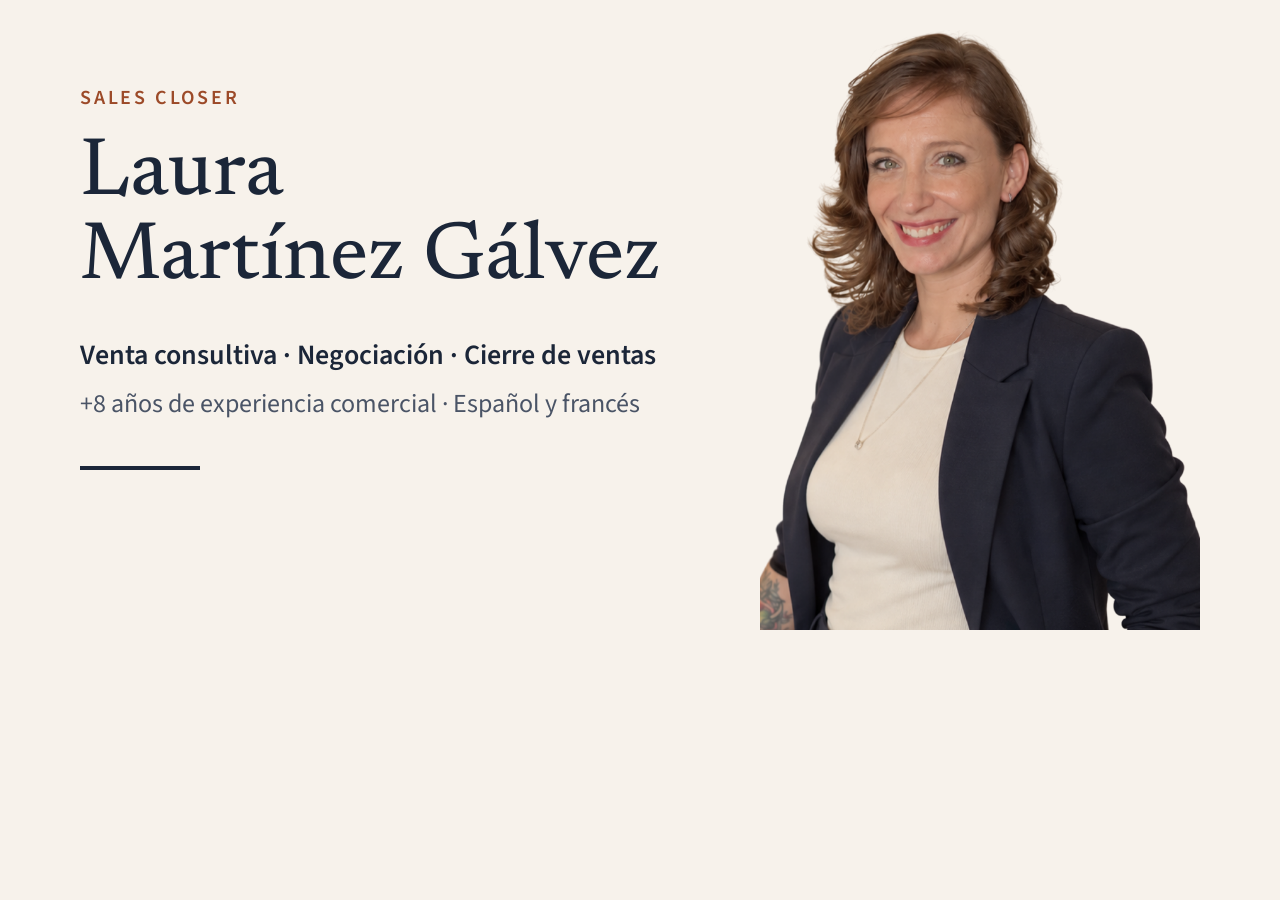
<file: herramientas/imagen-redes.html>
<!doctype html>
<!-- Plantilla de la imagen que se ve al compartir la web (1200 × 630). Añadir ?fr para la versión francesa. Instrucciones en herramientas/README.md -->
<html lang="es">
<head>
<meta charset="utf-8">
<style>
  @font-face { font-family: "Newsreader"; src: url("../recursos/fuentes/newsreader-latin-wght-normal.woff2") format("woff2"); font-weight: 200 800; }
  @font-face { font-family: "Source Sans 3"; src: url("../recursos/fuentes/source-sans-3-latin-wght-normal.woff2") format("woff2"); font-weight: 200 900; }
  html, body { margin: 0; width: 1200px; height: 630px; overflow: hidden; }
  body { display: grid; grid-template-columns: 1fr 440px; background: #f7f2eb; color: #1b2638; font-family: "Source Sans 3", sans-serif; }
  .texto { padding: 84px 0 0 80px; }
  .antetitulo { font-size: 20px; font-weight: 600; letter-spacing: 0.14em; text-transform: uppercase; color: #9c4a28; }
  h1 { margin: 22px 0 0; font-family: "Newsreader", serif; font-weight: 450; font-size: 82px; line-height: 1.02; }
  .linea { margin-top: 34px; font-size: 28px; font-weight: 600; }
  .linea2 { margin-top: 10px; font-size: 26px; color: #4a5466; }
  .regla { margin-top: 44px; width: 120px; height: 4px; background: #1b2638; }
  .foto { background: url("../recursos/img/laura-martinez-galvez-800.png") center 18% / cover; }
</style>
</head>
<body>
  <div class="texto">
    <div class="antetitulo">Sales Closer</div>
    <h1>Laura<br>Martínez Gálvez</h1>
    <div class="linea" id="l1">Venta consultiva · Negociación · Cierre de ventas</div>
    <div class="linea2" id="l2">+8 años de experiencia comercial · Español y francés</div>
    <div class="regla"></div>
  </div>
  <div class="foto"></div>
  <script>
    if (location.search.includes("fr")) {
      document.documentElement.lang = "fr";
      document.getElementById("l1").textContent = "Vente conseil · Négociation · Closing";
      document.getElementById("l2").textContent = "+8 ans d’expérience commerciale · Français et espagnol";
    }
  </script>
</body>
</html>
</file>
<file: recursos/estilos.css>
/* Web de Laura Martínez Gálvez — dirección "Editorial cálida" con la ficha de resultados del "Dossier".
   Sin frameworks ni JavaScript. Las fuentes se sirven desde esta misma web (no desde Google). */

@font-face {
  font-family: "Newsreader";
  src: url("fuentes/newsreader-latin-wght-normal.woff2") format("woff2");
  font-weight: 200 800;
  font-style: normal;
  font-display: swap;
}

@font-face {
  font-family: "Source Sans 3";
  src: url("fuentes/source-sans-3-latin-wght-normal.woff2") format("woff2");
  font-weight: 200 900;
  font-style: normal;
  font-display: swap;
}

:root {
  color-scheme: light;

  --papel: #f7f2eb;
  --arena: #efe6da;
  --tinta: #1b2638;
  --tinta-suave: #4a5466;
  --acento: #9c4a28;
  --linea: #d8cdbf;
  --blanco: #fffdf9;

  --serif: "Newsreader", "Iowan Old Style", "Palatino Linotype", Georgia, serif;
  --sans: "Source Sans 3", system-ui, -apple-system, "Segoe UI", sans-serif;

  --ancho: 70rem;
  --margen: clamp(1rem, 4vw, 2.5rem);
  --seccion: clamp(4rem, 9vw, 7rem);
  --radio: 0.75rem;
}

*,
*::before,
*::after {
  box-sizing: border-box;
}

html {
  -webkit-text-size-adjust: 100%;
  text-size-adjust: 100%;
  scroll-padding-top: 5rem;
}

@media (prefers-reduced-motion: no-preference) {
  html {
    scroll-behavior: smooth;
  }
}

body {
  margin: 0;
  background: var(--papel);
  color: var(--tinta);
  font-family: var(--sans);
  font-size: 1.0625rem;
  line-height: 1.6;
}

img {
  display: block;
  max-width: 100%;
  height: auto;
}

h1,
h2,
h3 {
  font-family: var(--serif);
  font-weight: 500;
  line-height: 1.15;
  margin: 0;
  text-wrap: balance;
}

p,
ul,
ol,
dl,
dd {
  margin: 0;
}

a {
  color: inherit;
  text-underline-offset: 0.2em;
  text-decoration-thickness: 1px;
}

:focus-visible {
  outline: 3px solid var(--acento);
  outline-offset: 3px;
  border-radius: 2px;
}

.contenedor {
  width: min(100% - 2 * var(--margen), var(--ancho));
  margin-inline: auto;
}

.saltar {
  position: absolute;
  left: 1rem;
  top: -4rem;
  z-index: 10;
  padding: 0.75rem 1rem;
  background: var(--tinta);
  color: var(--blanco);
  border-radius: var(--radio);
}

.saltar:focus {
  top: 1rem;
}

/* Cabecera */

.cabecera {
  position: sticky;
  top: 0;
  z-index: 5;
  background: color-mix(in srgb, var(--papel) 94%, transparent);
  border-bottom: 1px solid var(--linea);
  backdrop-filter: blur(6px);
}

.cabecera .contenedor {
  display: flex;
  align-items: center;
  justify-content: space-between;
  gap: 1rem;
  min-height: 4rem;
}

.marca {
  font-family: var(--serif);
  font-size: 1.15rem;
  font-weight: 500;
  text-decoration: none;
  white-space: nowrap;
}

.menu {
  display: flex;
  align-items: center;
  gap: clamp(0.75rem, 2.5vw, 1.75rem);
  list-style: none;
  padding: 0;
  font-size: 0.95rem;
}

.menu a {
  text-decoration: none;
}

.menu a:hover {
  text-decoration: underline;
}

.menu abbr {
  text-decoration: none;
}

.menu .idioma {
  display: inline-block;
  min-width: 2.75rem;
  padding: 0.35rem 0.5rem;
  border: 1px solid var(--linea);
  border-radius: 2rem;
  text-align: center;
  font-size: 0.85rem;
  letter-spacing: 0.06em;
}

@media (max-width: 40rem) {
  .menu .ancla {
    display: none;
  }
}

@media (max-width: 22.5rem) {
  .marca {
    font-size: 1.02rem;
  }

  .menu {
    gap: 0.6rem;
  }
}

/* Botones */

.botones {
  display: flex;
  flex-wrap: wrap;
  gap: 0.75rem;
}

.boton {
  display: inline-flex;
  align-items: center;
  justify-content: center;
  min-height: 3rem;
  padding: 0.7rem 1.4rem;
  border: 1.5px solid var(--tinta);
  border-radius: 2rem;
  font-weight: 600;
  text-decoration: none;
  transition: background-color 0.15s, color 0.15s;
}

.boton--principal {
  background: var(--tinta);
  color: var(--blanco);
}

.boton--principal:hover {
  background: #2c3a52;
}

.boton--secundario:hover {
  background: var(--arena);
}

.boton--claro {
  background: var(--blanco);
  border-color: var(--blanco);
  color: var(--tinta);
}

.boton--claro:hover {
  background: var(--arena);
}

.boton--borde-claro {
  border-color: var(--blanco);
  color: var(--blanco);
}

.boton--borde-claro:hover {
  background: #2c3a52;
}

/* Etiquetas y títulos de sección */

.antetitulo {
  font-size: 0.8rem;
  font-weight: 600;
  letter-spacing: 0.14em;
  text-transform: uppercase;
  color: var(--acento);
}

.seccion {
  padding-block: var(--seccion);
}

.seccion--arena {
  background: var(--arena);
}

.seccion h2 {
  font-size: clamp(2rem, 4.5vw, 2.75rem);
  margin-top: 0.5rem;
}

.entradilla {
  max-width: 40rem;
  margin-top: 1rem;
  color: var(--tinta-suave);
  font-size: 1.125rem;
}

/* Portada */

.portada {
  padding-block: clamp(2.5rem, 7vw, 5.5rem);
}

.portada .contenedor {
  display: grid;
  gap: clamp(2rem, 5vw, 4rem);
  align-items: center;
}

@media (min-width: 52rem) {
  .portada .contenedor {
    grid-template-columns: 1.35fr 1fr;
  }
}

.portada h1 {
  font-size: clamp(2.6rem, 7vw, 4.5rem);
  font-weight: 450;
  letter-spacing: -0.01em;
}

.posicionamiento {
  margin-top: 1.25rem;
  font-size: clamp(1.1rem, 2.2vw, 1.3rem);
  font-weight: 600;
}

.trayectoria {
  margin-top: 0.35rem;
  color: var(--tinta-suave);
}

.presentacion {
  margin-top: 1.5rem;
  max-width: 34rem;
  font-family: var(--serif);
  font-size: clamp(1.3rem, 2.6vw, 1.6rem);
  line-height: 1.4;
}

.portada .botones {
  margin-top: 2rem;
}

.retrato {
  margin: 0;
  max-width: 26rem;
  justify-self: center;
}

.retrato img {
  aspect-ratio: 4 / 5;
  object-fit: cover;
  /* Foto sin fondo: el corte inferior se difumina hacia el papel */
  -webkit-mask-image: radial-gradient(ellipse 72% 70% at 50% 30%, #000 72%, transparent 100%);
  mask-image: radial-gradient(ellipse 72% 70% at 50% 30%, #000 72%, transparent 100%);
}

@media (max-width: 51.99rem) {
  .retrato {
    max-width: 20rem;
  }
}

/* Ficha de resultados */

.resultados {
  padding-bottom: clamp(3rem, 7vw, 5rem);
}

.resultados h2 {
  font-family: var(--sans);
  font-size: 0.8rem;
}

.ficha {
  display: grid;
  grid-template-columns: repeat(2, 1fr);
  margin-top: 1rem;
  border-top: 2px solid var(--tinta);
}

@media (min-width: 64rem) {
  .ficha {
    grid-template-columns: repeat(4, 1fr);
  }
}

.ficha > div {
  padding: 1.5rem 1.25rem 1.5rem 0;
  border-bottom: 1px solid var(--linea);
}

@media (min-width: 64rem) {
  .ficha > div {
    border-bottom: 0;
  }

  .ficha > div + div {
    padding-left: 1.25rem;
    border-left: 1px solid var(--linea);
  }
}

.ficha dt {
  font-family: var(--serif);
  font-size: clamp(1.6rem, 3.2vw, 2.25rem);
  font-weight: 500;
  line-height: 1.1;
  font-variant-numeric: lining-nums tabular-nums;
}

.ficha dd {
  margin-top: 0.5rem;
  color: var(--tinta-suave);
  font-size: 0.95rem;
  line-height: 1.45;
}

/* Cómo vendo */

.filosofia {
  max-width: 44rem;
  margin-top: 1.5rem;
  font-family: var(--serif);
  font-size: clamp(1.4rem, 3vw, 1.85rem);
  line-height: 1.35;
}

.pasos {
  display: grid;
  gap: 2rem 2.5rem;
  margin-top: 3rem;
  padding: 0;
  list-style: none;
  counter-reset: paso;
}

@media (min-width: 40rem) {
  .pasos {
    grid-template-columns: repeat(2, 1fr);
  }
}

@media (min-width: 64rem) {
  .pasos {
    grid-template-columns: repeat(4, 1fr);
  }
}

.pasos li {
  padding-top: 1rem;
  border-top: 1px solid var(--linea);
  counter-increment: paso;
}

.pasos li::before {
  content: counter(paso, decimal-leading-zero);
  display: block;
  font-family: var(--serif);
  font-size: 1.1rem;
  color: var(--acento);
}

.pasos h3 {
  margin-top: 0.4rem;
  font-size: 1.35rem;
}

.pasos p {
  margin-top: 0.5rem;
  color: var(--tinta-suave);
}

/* Situaciones reales */

.situaciones {
  display: grid;
  gap: 1.5rem;
  margin-top: 3rem;
}

@media (min-width: 64rem) {
  .situaciones {
    grid-template-columns: repeat(3, 1fr);
  }
}

.situacion {
  padding: clamp(1.5rem, 3vw, 2rem);
  background: var(--blanco);
  border: 1px solid var(--linea);
  border-radius: var(--radio);
}

.situacion h3 {
  margin-top: 0.5rem;
  font-size: 1.5rem;
}

.situacion dl {
  margin-top: 1.25rem;
}

.situacion dt {
  margin-top: 1rem;
  font-size: 0.85rem;
  font-weight: 700;
}

.situacion dd {
  margin-top: 0.2rem;
  color: var(--tinta-suave);
}

/* Experiencia */

.puestos {
  margin-top: 3rem;
  border-top: 1px solid var(--linea);
}

.puesto {
  display: grid;
  gap: 0.75rem 2.5rem;
  padding-block: 2rem;
  border-bottom: 1px solid var(--linea);
}

@media (min-width: 52rem) {
  .puesto {
    grid-template-columns: 18rem 1fr;
  }
}

.puesto h3 {
  font-size: 1.4rem;
}

.puesto .empresa {
  margin-top: 0.3rem;
  font-weight: 600;
}

.puesto .fechas {
  margin-top: 0.2rem;
  color: var(--tinta-suave);
  font-size: 0.95rem;
}

.puesto ul {
  margin-top: 0.75rem;
  padding-left: 1.1rem;
}

.puesto li + li {
  margin-top: 0.4rem;
}

.puesto li::marker {
  color: var(--acento);
}

/* Formación e idiomas */

.dos-columnas {
  display: grid;
  gap: 2.5rem 4rem;
  margin-top: 3rem;
}

@media (min-width: 52rem) {
  .dos-columnas {
    grid-template-columns: 1fr 1fr;
  }
}

.dos-columnas h3 {
  font-size: 1.4rem;
  padding-bottom: 0.75rem;
  border-bottom: 1px solid var(--linea);
}

.lista-simple {
  padding: 0;
  list-style: none;
}

.lista-simple li {
  margin-top: 1.25rem;
}

.lista-simple strong {
  display: block;
}

.lista-simple span {
  color: var(--tinta-suave);
}

.credencial {
  display: block;
  margin-top: 0.25rem;
}

.credencial a {
  white-space: nowrap;
}

.oculto {
  position: absolute;
  width: 1px;
  height: 1px;
  margin: -1px;
  padding: 0;
  overflow: hidden;
  clip: rect(0 0 0 0);
  white-space: nowrap;
  border: 0;
}

.estado {
  display: inline-block;
  margin-left: 0.4rem;
  padding: 0.05rem 0.6rem;
  border: 1px solid var(--acento);
  border-radius: 2rem;
  color: var(--acento);
  font-size: 0.8rem;
  font-weight: 600;
  vertical-align: 0.1em;
  white-space: nowrap;
}

/* Contacto */

.contacto {
  background: var(--tinta);
  color: var(--blanco);
}

.contacto .antetitulo {
  color: #e8b79c;
}

.contacto .entradilla {
  color: #d5dae3;
}

.email {
  display: inline-block;
  margin-top: 2rem;
  font-family: var(--serif);
  font-size: clamp(1.35rem, 4.5vw, 2.25rem);
  overflow-wrap: anywhere;
}

.contacto .botones {
  margin-top: 2rem;
}

/* Pie */

.pie {
  padding-block: 2rem;
  background: var(--tinta);
  border-top: 1px solid #34425a;
  color: #c3cad6;
  font-size: 0.9rem;
}

/* Página 404 */

.pagina-404 {
  display: grid;
  min-height: 100vh;
  place-content: center;
  gap: 1.5rem;
  padding: var(--margen);
  text-align: center;
}

.pagina-404 h1 {
  font-size: clamp(2rem, 6vw, 3rem);
}

.pagina-404 .botones {
  justify-content: center;
}
</file>
